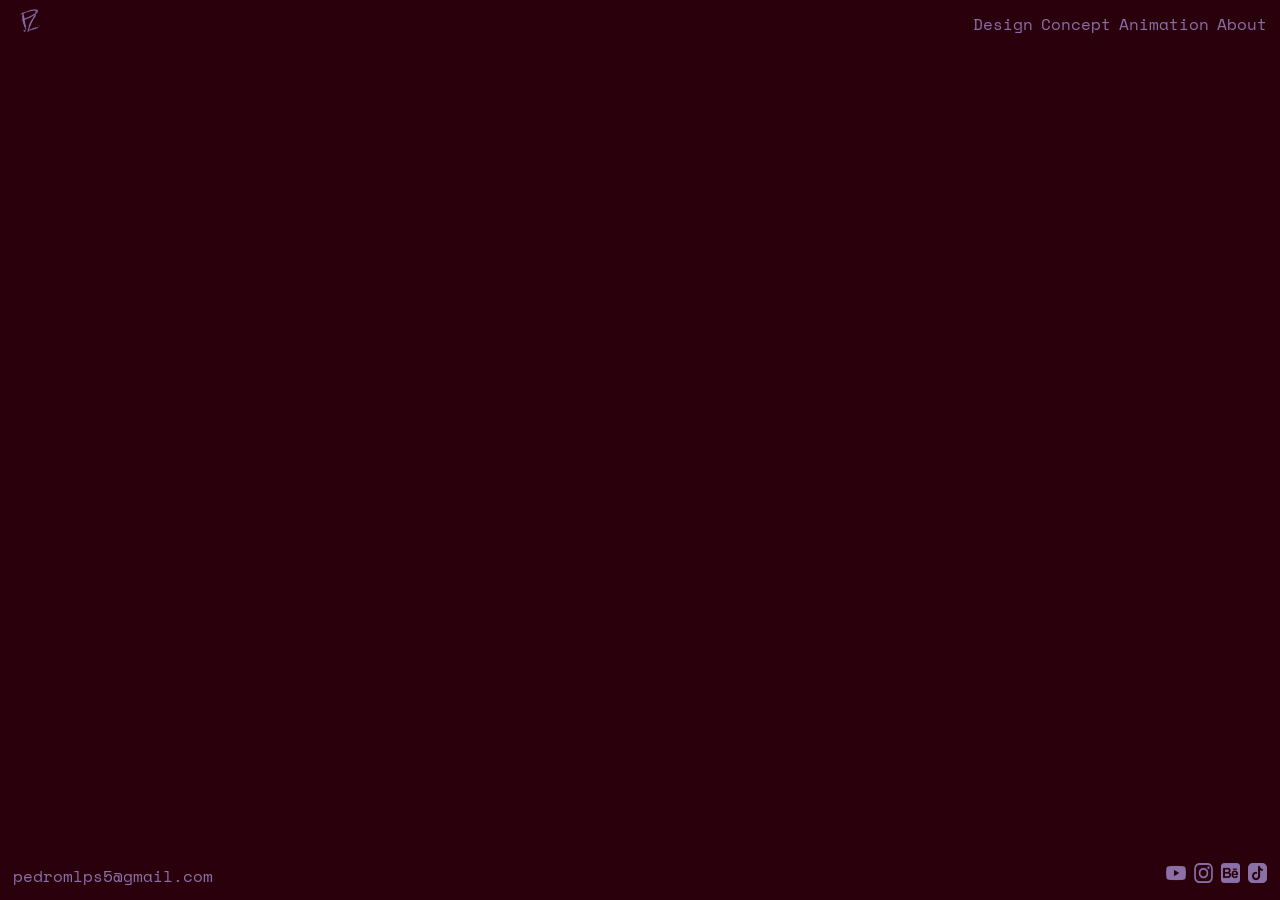
<file: index.html>
<!DOCTYPE html>

<html lang="en">

<head>
<meta charset="UTF-8">
<meta name="viewport" content="width=device-width, initial-scale=1.0">

<link rel="preconnect" href="https://fonts.googleapis.com">
<link rel="preconnect" href="https://fonts.gstatic.com" crossorigin>
<link href="https://fonts.googleapis.com/css2?family=Jost:ital,wght@0,100..900;1,100..900&display=swap" rel="stylesheet">

<link href="https://fonts.googleapis.com/css2?family=Plus+Jakarta+Sans:ital,wght@0,200..800&family=Space+Mono:ital,wght@0,400;0,700;1,400;1,700&display=swap" rel="stylesheet">

<link rel="stylesheet" href="style.css">
<title>Pedro Lopes</title>
</head>

<body class="fundo">

<header>
<div><a href="index.html"><img src="imagens/logo.png" class="logo"></a></div>

<nav class="navbar">
<ul>
<li><a href="design.html">Design</a></li>
<li><a href="concept.html">Concept</a></li>
<li><a href="animation.html">Animation</a></li>
<li><a href="about.html">About</a></li>
</ul>
</nav>
</header>

<main class="home">
  <video class="bird-video" autoplay loop muted webkit-playsinline>
    <source src="imagens/birdd.mp4" type="video/mp4">
</video>

</main>

<footer class="footer">
  <a href="mailto:pedromlps5@gmail.com"
     class="Mailto"
     title="send me an email if interested">
     pedromlps5@gmail.com
  </a>

   <ul class="footerli">
    <li><a href="https://youtube.com/@artzbypedro?si=5m7McJULmS9iMSLI"><img src="imagens/youtube-02.png" alt="youtube logo"></a></li>
    <li><a href="https://www.instagram.com/bypedro.png/"><img src="imagens/logos redes-01.png" alt="Instagram logo"></a></li>
    <li> <a href="https://www.behance.net/pedrolopes198"><img src="imagens/logos redes-03.png" alt="Behance logo"></a></li>
    <li> <a href="https://www.tiktok.com/@artzbypedroo"><img src="imagens/logos redes-02.png" alt=" tiktok logo"></a></li>
  </ul>
  
</footer>
</body> 


</html>
</file>
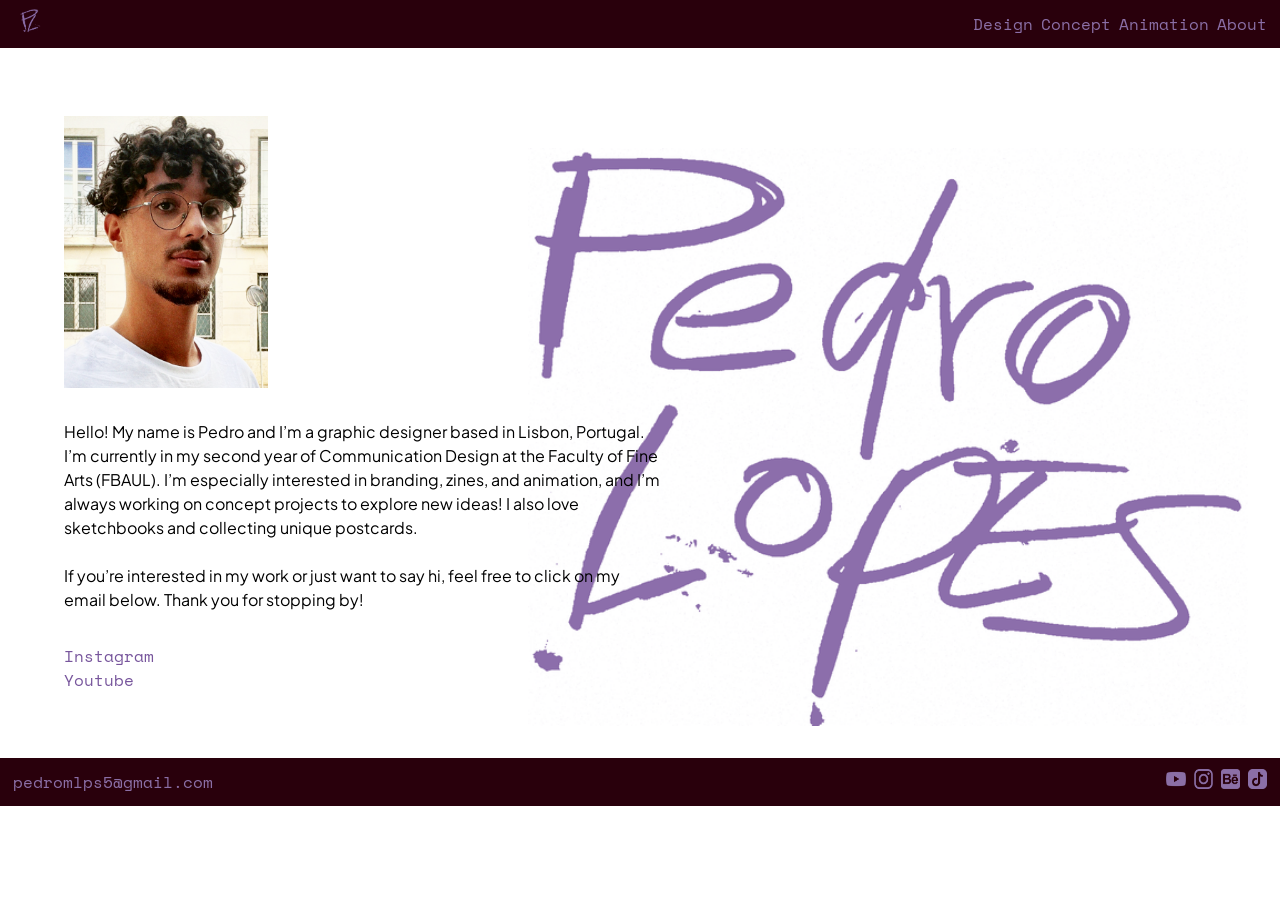
<file: about.html>
<!DOCTYPE html>

<html lang="en">

<head>
<meta charset="UTF-8">
<meta name="viewport" content="width=device-width, initial-scale=1.0">

<link rel="preconnect" href="https://fonts.googleapis.com">
<link rel="preconnect" href="https://fonts.gstatic.com" crossorigin>
<link href="https://fonts.googleapis.com/css2?family=Plus+Jakarta+Sans:ital,wght@0,200..800&family=Space+Mono:ital,wght@0,400;0,700;1,400;1,700&display=swap" rel="stylesheet">

<link rel="stylesheet" href="style.css">
<title>Pedro Lopes</title>
</head>

<body class="fundo">

<header>
<div><a href="index.html">
  
  <img src="imagens/logo.png" class="logo"></a></div>

<nav class="navbar">
<ul>
<li><a href="design.html">Design</a></li>
<li><a href="concept.html">Concept</a></li>
<li><a href="animation.html">Animation</a></li>
<li><a href="about.html">About</a></li>
</ul>
</nav>
</header>

<br><br>

<main class="about">

    <div>
        <img src="imagens/euu -a cores.png" ; class="eu" alt="Photo of me on a Lisbon street, focusing on my face">
     <div>
    </div>

   <p class="bio">Hello! My name is Pedro and I’m a graphic designer based in Lisbon, Portugal. I’m currently in my second year of Communication Design at the Faculty of Fine Arts (FBAUL).
    
I’m especially interested in branding, zines, and animation, and I’m always working on concept projects to explore new ideas! I also love sketchbooks and collecting unique postcards.

<br>
<br>

If you’re interested in my work or just want to say hi, feel free to click on my email below. Thank you for stopping by!</p> 


<div class="instas">
         <ul class="instagram">

        <li> <a href="https://www.instagram.com/bypedro.png/"target=_self title="this takes you to instagram"> Instagram </a></li>
        <li> <a href="https://youtube.com/@artzbypedro?si=5m7McJULmS9iMSLI"target=_self title="this takes you to youtube">Youtube </a></li>
        
        </ul>
</div>   
    </div>
    </div>
        <br>
        

</main>

<footer>
  <a href="mailto:pedromlps5@gmail.com"
     class="Mailto"
     title="send me an email if interested">
     pedromlps5@gmail.com
  </a>

   <ul class="footerli">
    <li><a href="https://youtube.com/@artzbypedro?si=5m7McJULmS9iMSLI"><img src="imagens/youtube-02.png" alt="youtube logo"></a></li>
    <li><a href="https://www.instagram.com/bypedro.png/"><img src="imagens/logos redes-01.png" alt="Instagram logo"></a></li>
    <li> <a href="https://www.behance.net/pedrolopes198"><img src="imagens/logos redes-03.png" alt="Behance logo"></a></li>
    <li> <a href="https://www.tiktok.com/@artzbypedroo"><img src="imagens/logos redes-02.png" alt=" tiktok logo"></a></li>
  </ul>
  
</footer>
</body> 


</html>
</file>
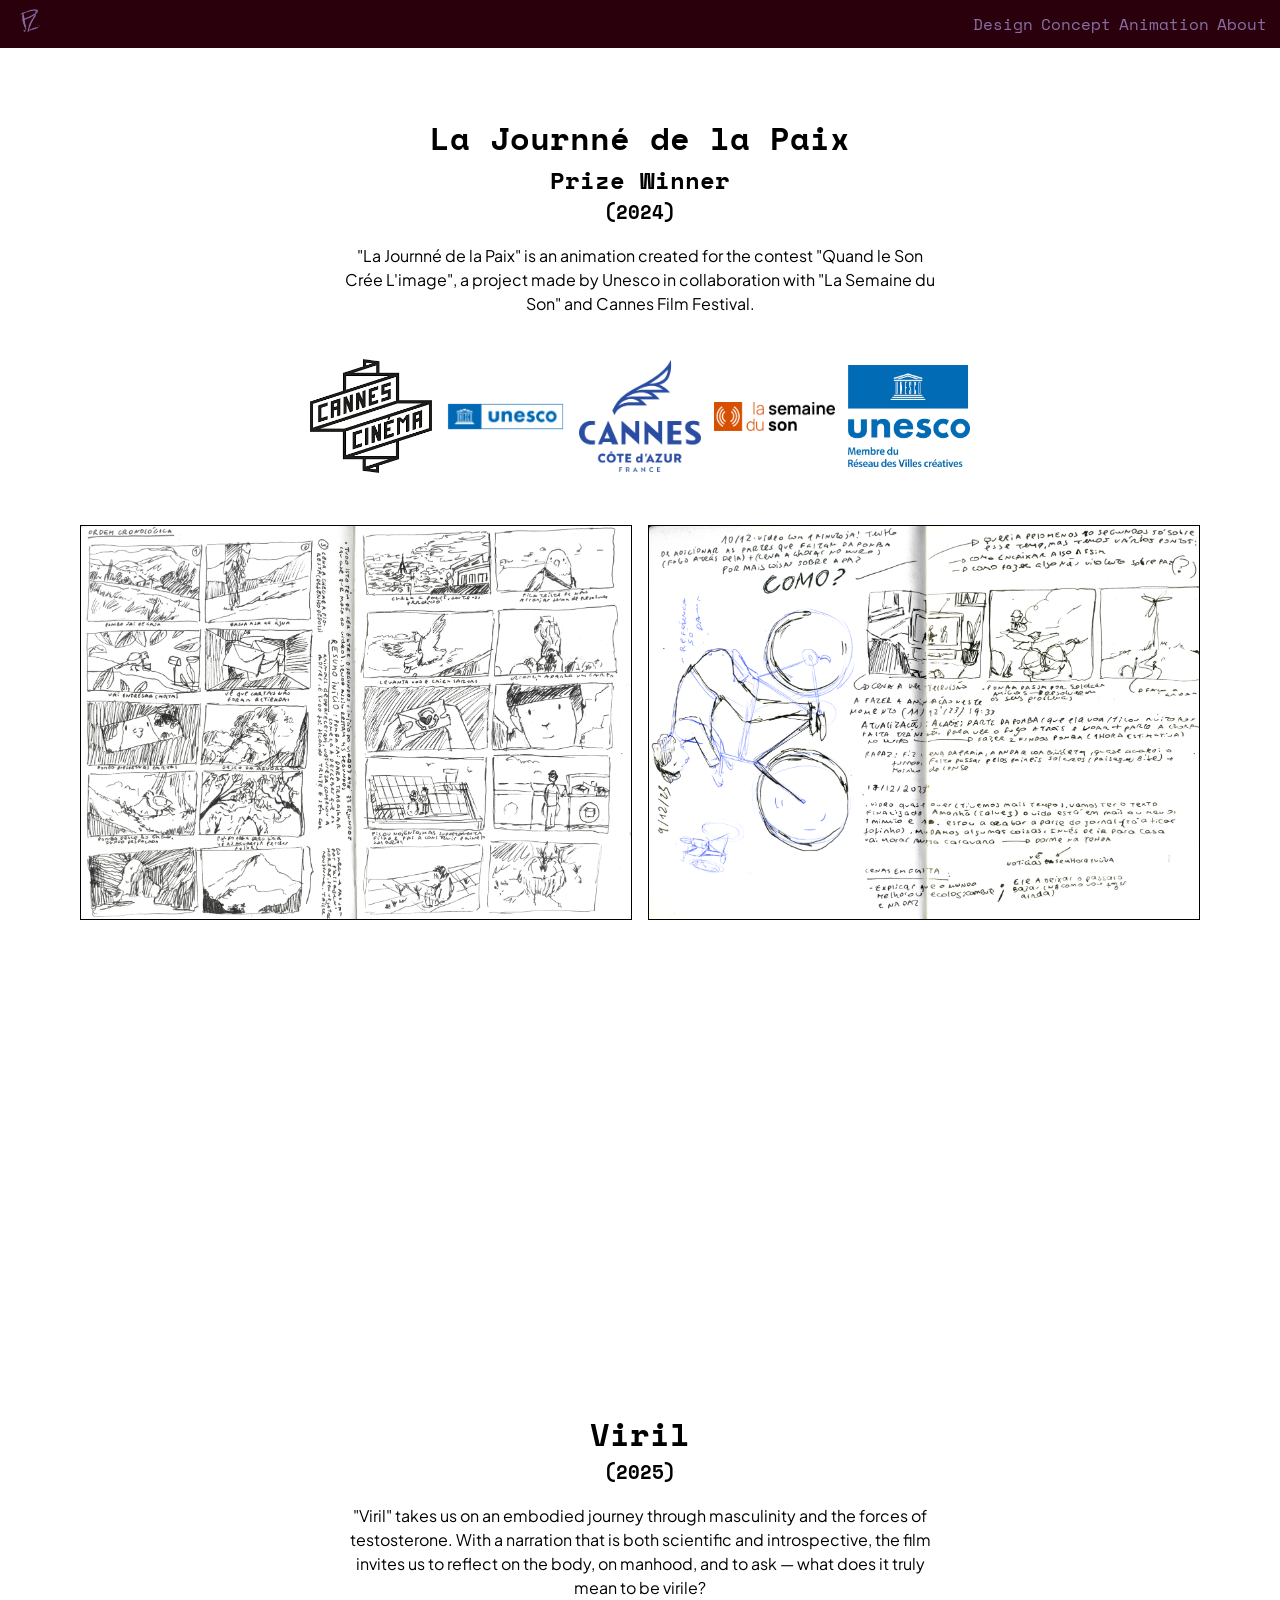
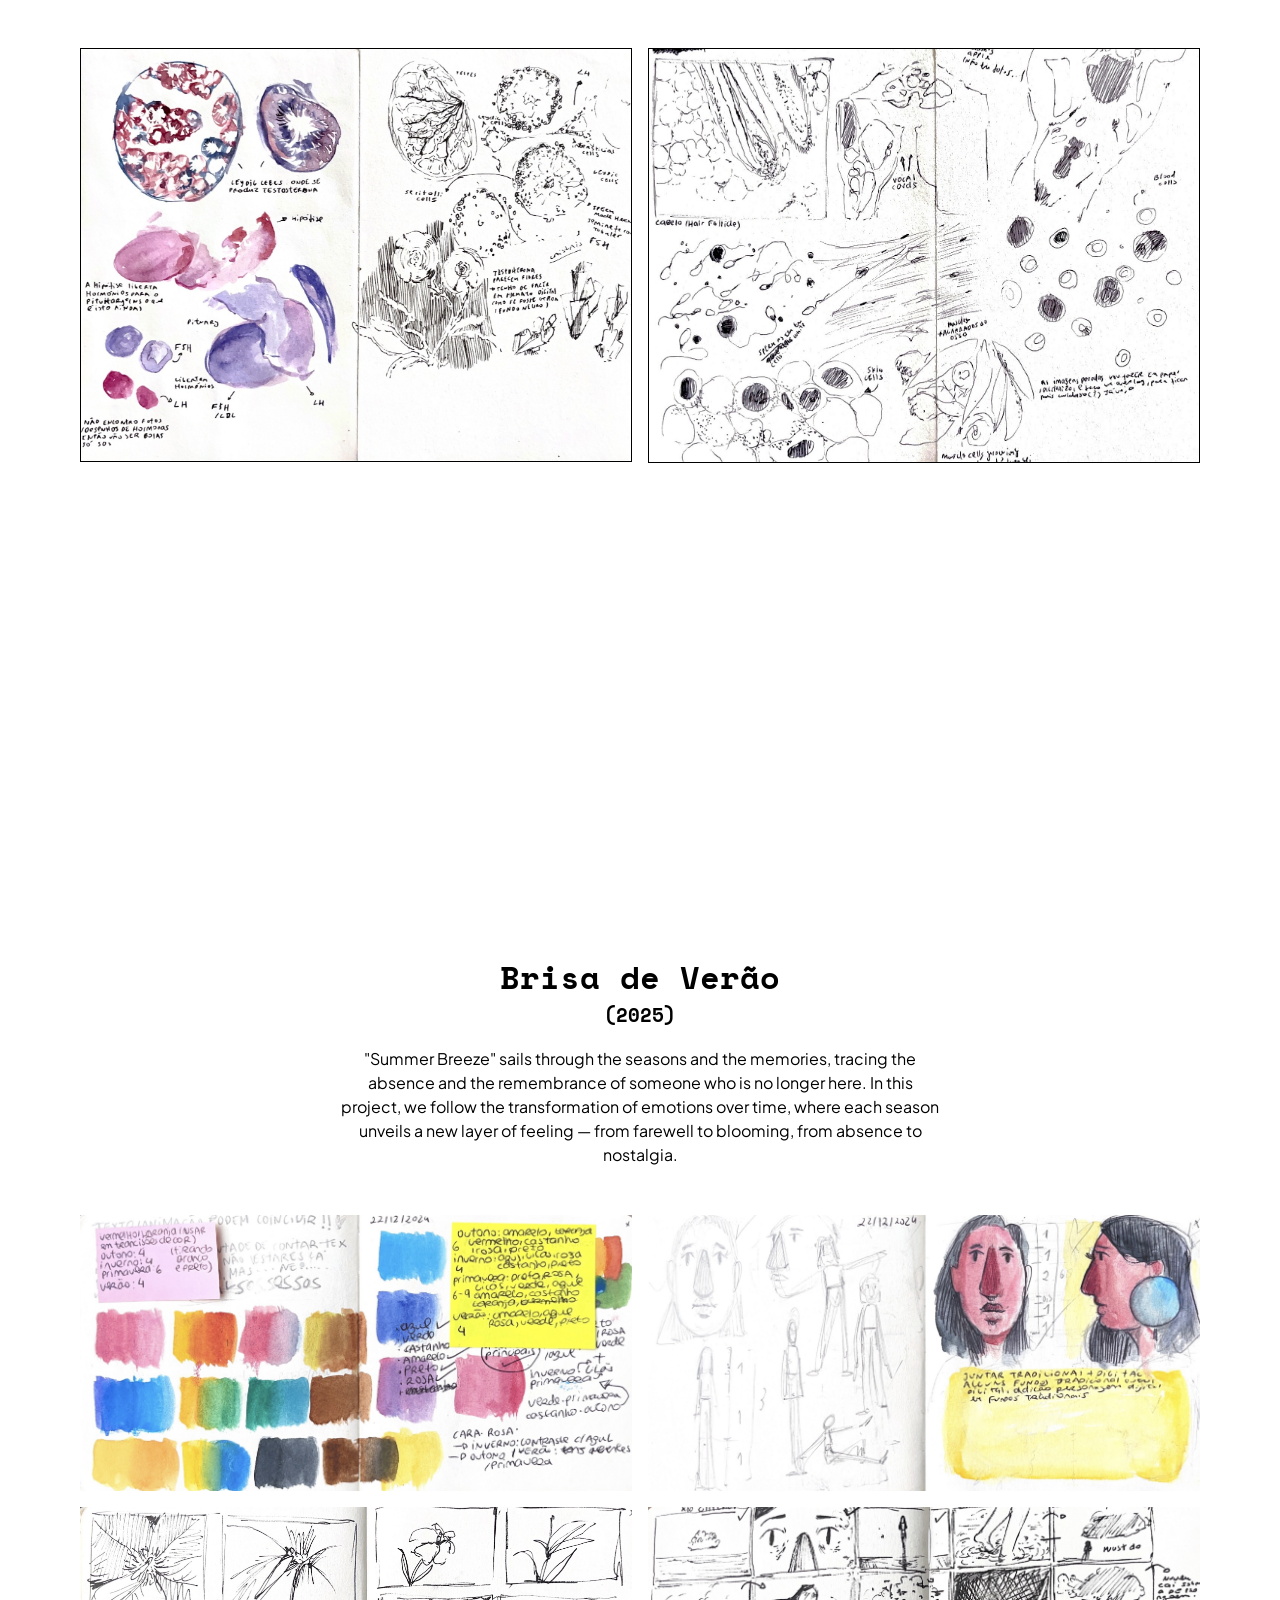
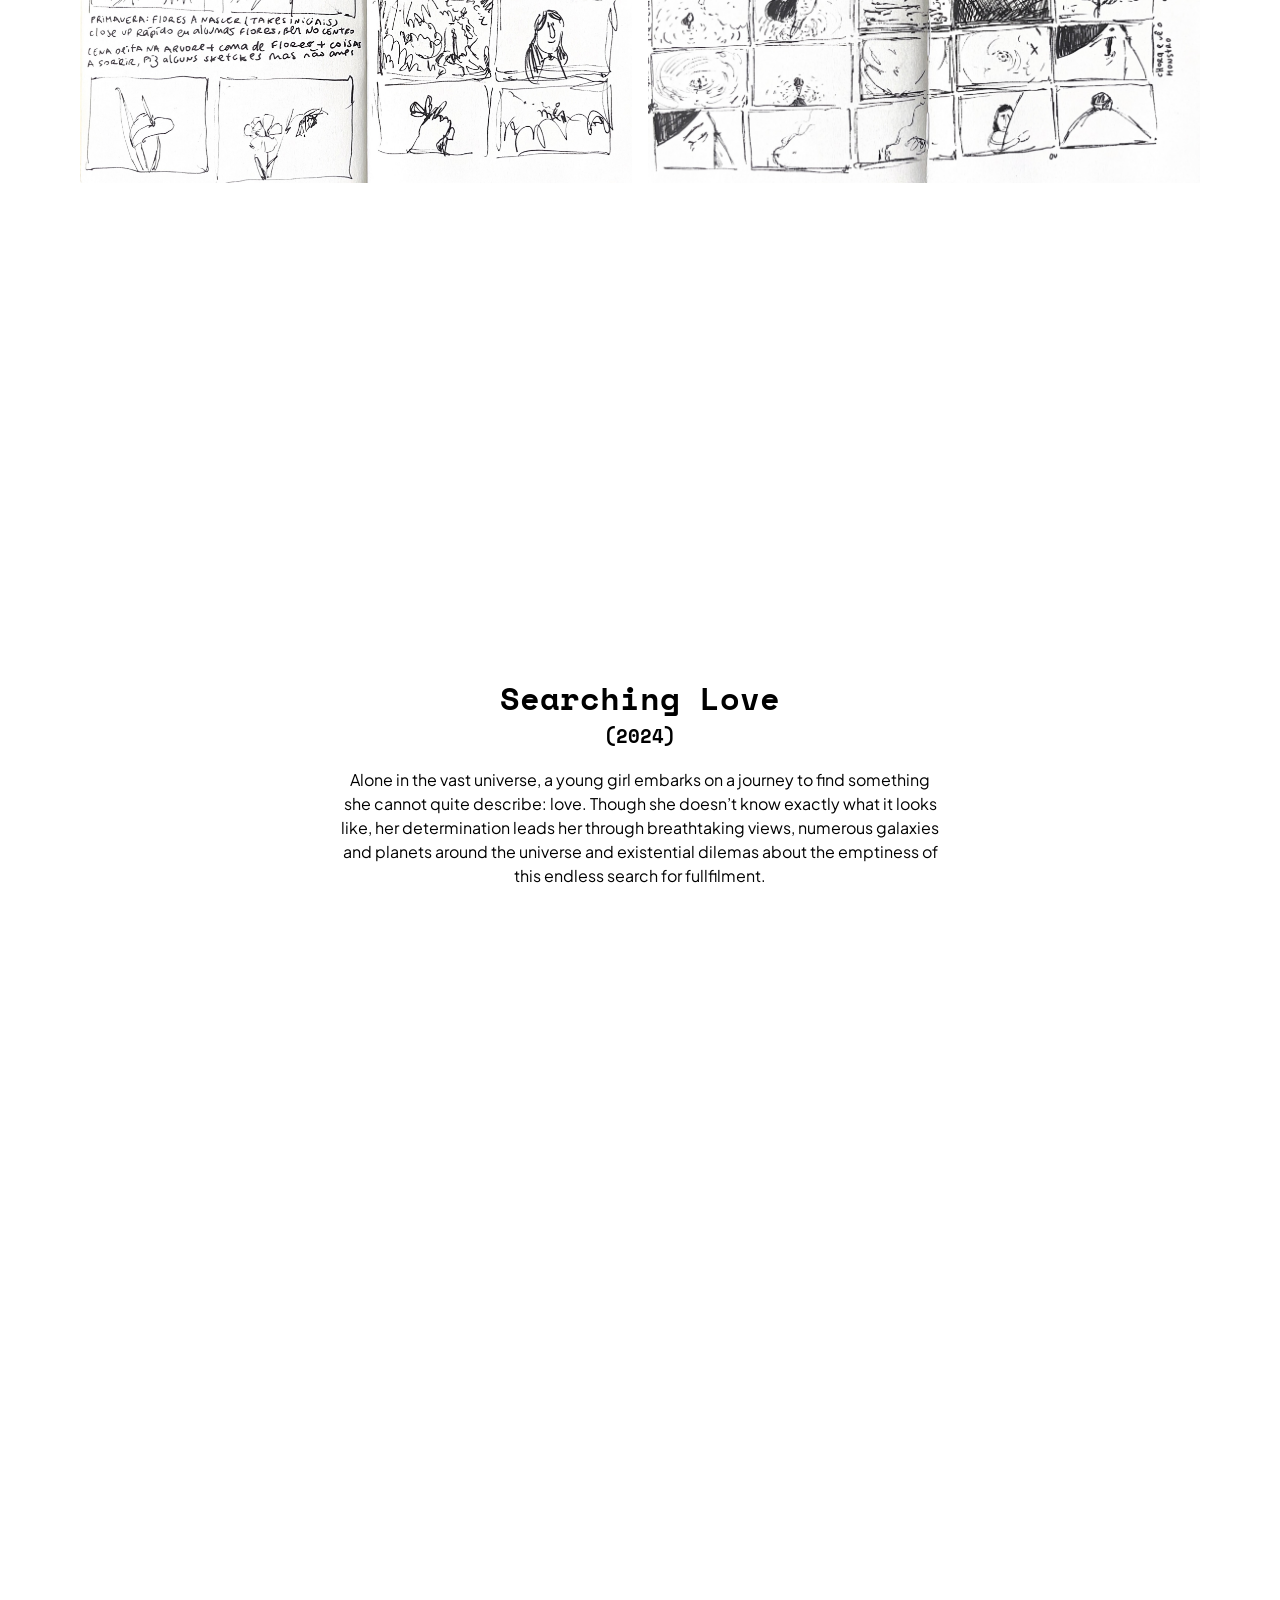
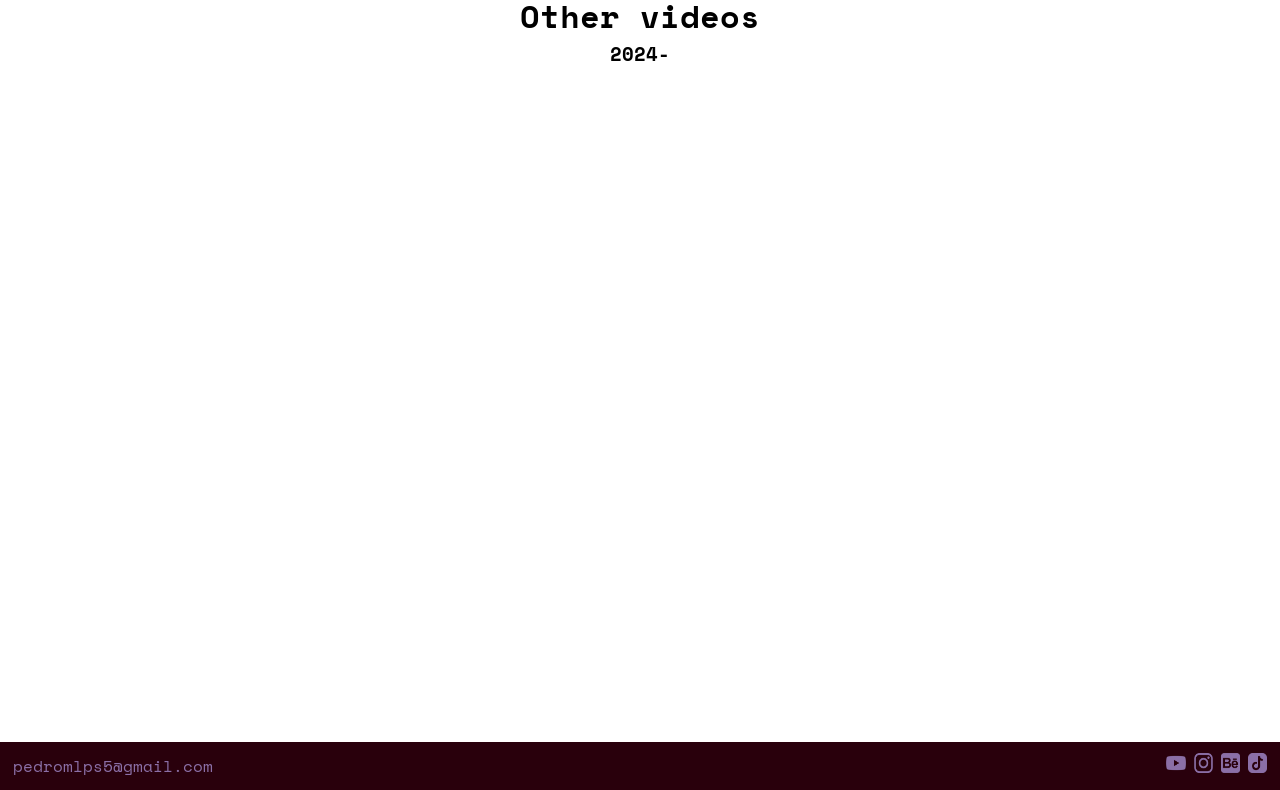
<file: animation.html>
<!DOCTYPE html>

<html lang="en">

<head>
<meta charset="UTF-8">
<meta name="viewport" content="width=device-width, initial-scale=1.0">

<link rel="preconnect" href="https://fonts.googleapis.com">
<link rel="preconnect" href="https://fonts.gstatic.com" crossorigin>
<link href="https://fonts.googleapis.com/css2?family=Jost:ital,wght@0,100..900;1,100..900&display=swap" rel="stylesheet">

<link href="https://fonts.googleapis.com/css2?family=Plus+Jakarta+Sans:ital,wght@0,200..800&family=Space+Mono:ital,wght@0,400;0,700;1,400;1,700&display=swap" rel="stylesheet">

<link rel="stylesheet" href="style.css">
<title>Pedro Lopes</title>
</head>

<body class="fundo">

<header>
<div><a href="index.html"><img src="imagens/logo.png" class="logo"></a></div>

<nav class="navbar">
<ul>
<li><a href="design.html">Design</a></li>
<li><a href="concept.html">Concept</a></li>
<li><a href="animation.html">Animation</a></li>
<li><a href="about.html">About</a></li>
</ul>
</nav>
</header>


<main>

<body>
<br>




        
        <div class="contentor">
    <div class="colum" >
           <h1> <a href="https://youtu.be/LIX2OyDVmGE?si=mqQCv7otdB7OkSgY">La Journné de la Paix </a></h1>
            <H2> Prize Winner</H2>
           <h3>(2024)</h3>
            <br>
           <p>"La Journné de la Paix" is an animation created for the contest "Quand le Son Crée L'image", a project made by Unesco in collaboration with "La Semaine du Son" and Cannes Film Festival. </p>
           
        </div>
            <div class="logos"> 
            <img src="imagens/cinema.png" alt="logo Cannes Cinéma">
            <img src="imagens/unesco.png" alt="logo Unesco">
            <img src="imagens/Logo_de_la_ville_de_Cannes.png" alt="logo Cannes Cote d'AZUR">
            <img src="imagens/la semaine.png" alt="logo La semaine du son">
            <img src="imagens/membre villes.webp" alt="logo Unesco membre du Résau des Villes creátives">
        </div>
    
    </div>
   

<div class="caixa">
    <div class="imgcaixa2">

       <img src="imagens/dg6.png" alt="sketched storyline for the animation with a black pen on a white notebook" style="border: 0.2px solid #000000;">

       <img src="imagens/dg8.png" alt="sketches analysing continuity an tryng to connect storyline for the animation with a black pen on a white notebook" style="border: 0.2px solid #000000;">

    </div>

</div>        

<div class="caixa">
<div class="imgcaixa3"> 
        
                    <video class="video" autoplay loop muted webkit-playsinline >
    <source src="imagens/passaro0.mp4" type="video/mp4" alt="Animation clip farm in the middle of nowhere with the title above"></video>
    <video class="video" autoplay loop muted  webkit-playsinline >
    <source src="imagens/passaro1.mp4" type="video/mp4" alt="Animation clip boy dressed in blue laying on the grass seeing dove leaving church and smiling"></video>
    <video class="video" autoplay loop muted webkit-playsinline >
    <source src="imagens/passaro2.mp4" type="video/mp4" alt="Animation clip hand picking up white flag and dove helping" ></video>
    <video class="video" autoplay loop muted  webkit-playsinline >
    <source src="imagens/passaro3.MP4" type="video/mp4" alt="Animation clip dove leaving letter in a post mailbox in the nature"></video>
    <video class="video" autoplay loop muted webkit-playsinline >
    <source src="imagens/passaro4.MP4" type="video/mp4" alt="Animation clip dove flying above clear water"></video>
    <video class="video" autoplay loop muted webkit-playsinline >
    <source src="imagens/passaro5.mp4" type="video/mp4" alt="Animation clip dove leaving farm"></video>



    </div>
</div>
    
</div>











    <div class="contentor">
    <div class="colum" >
           <h1> <a href="https://youtu.be/JfG4p5hTnzc?si=mSbGFp5rptY27yrA">Viril</a></h1>
            <h3>(2025)</h3>
            <br>
            <p>"Viril" takes us on an embodied journey through masculinity and the forces of testosterone. With a narration that is both scientific and introspective, the film invites us to reflect on the body, on manhood, and to ask — what does it truly mean to be virile?</p>
        </div>
        
    </div>
        
<div class="caixa">
    <div class="imgcaixa2">

       <img src="imagens/Virilcaderno1.jpg" alt="sketched processo de criação de testosterona" style="border: 0.2px solid #000000;">

       <img src="imagens/Virilcaderno2.jpg" alt="sketched processo de criação de testosterona" style="border: 0.2px solid #000000;">


    </div></div>


<div class="caixa">
<div class="imgcaixa3"> 
        
                    <video class="video" autoplay loop muted webkit-playsinline >
    <source src="imagens/video1.mp4" type="video/mp4" alt="brain spinning arround"></video>
    
                    <video class="video" autoplay loop muted webkit-playsinline >
    <source src="imagens/video2.mp4" type="video/mp4" alt="heart pumbing "></video>
    
                    <video class="video" autoplay loop muted webkit-playsinline >
    <source src="imagens/video3.mov" type="video/mp4" alt="testosterone moving trough bloodcells"></video>
    
                    <video class="video" autoplay loop muted webkit-playsinline >
    <source src="imagens/video4.mp4" type="video/mp4" alt="testosterone crystals" ></video>
    
                    <video class="video" autoplay loop muted webkit-playsinline >
    <source src="imagens/video5.mp4" type="video/mp4"alt="testosterone crystals"></video>
    
                    <video class="video" autoplay loop muted webkit-playsinline >
    <source src="imagens/video6.mp4" type="video/mp4"alt="sperm moving slowlyS"></video>
    </div>
</div>
    
</div>



 <div class="contentor">
    <div class="colum" >
           <h1> <a href="https://youtu.be/fShxCCSjyuM?si=tUxaX-qcLFfuLdUG">Brisa de Verão</a></h1>
            <h3>(2025)</h3>
            <br>
            <p>"Summer Breeze" sails through the seasons and the memories, tracing the absence and the remembrance of someone who is no longer here.
In this project, we follow the transformation of emotions over time, where each season unveils a new layer of feeling — from farewell to blooming, from absence to nostalgia.</p>
        </div></div>
      <div class="caixa">
    <div class="imgcaixa2">

       <img src="imagens/brisadg.jpg" alt="Sketched trying out color scheme for animation">

       <img src="imagens/brisadg1.jpg" alt="Sketched characther for animation">
       
       <img src="imagens/brisadg2.jpg" alt="Sketched flowers for animation storyline">

      <img src="imagens/brisadg3.jpg" alt="sketched shorth storyline of the final part of an animation">


    </div></div>
<div class="caixa">
<div class="imgcaixa3"> 
        
                    <video class="video" autoplay loop muted webkit-playsinline >
    <source src="imagens/bambi.MP4" type="video/mp4" alt="animation clip deer eating from the ground"></video>
                    <video class="video" autoplay loop muted webkit-playsinline >
    <source src="imagens/outono.mp4" type="video/mp4" alt="animation clip yellow background forest with a girl next to a tree"></video>
                        <video class="video" autoplay loop muted webkit-playsinline >
    <source src="imagens/vento.mp4" type="video/mp4" alt="animation clip leaf with a girl with flying hair in the wind"></video>
                        <video class="video" autoplay loop muted webkit-playsinline >
    <source src="imagens/sol.mp4" type="video/mp4" alt="animation clip big sun on the horizon"></video>
                        <video class="video" autoplay loop muted webkit-playsinline >
    <source src="imagens/vela.mov" type="video/mp4"alt="animation clip candle black and white burning"></video>
                        <video class="video" autoplay loop muted webkit-playsinline >
    <source src="imagens/bird.mp4" type="video/mp4" alt="animation clip  bird looking both sides on branch "></video>
    </div>
</div>
    
</div>



 <div class="contentor">
    <div class="colum" >
           <h1><a href="https://youtu.be/TBUiOeHGHKs?si=g1wbLsG9V2A_z6D_">Searching Love</a></h1>
            <h3>(2024)</h3>
            <br>
            <p>Alone in the vast universe, a young girl embarks on a journey to find something she cannot quite describe: love. Though she doesn’t know exactly what it looks like, her determination leads her through breathtaking views, numerous galaxies and planets around the universe and existential dilemas about the emptiness of this endless search for fullfilment. </p>
        </div></div>
      
<div class="caixa">
<div class="imgcaixa3"> 
        
                    <video class="video" autoplay loop muted webkit-playsinline >
    <source src="imagens/0.MP4" type="video/mp4" alt="animation clip pink planet"></video>
                        <video class="video" autoplay loop muted webkit-playsinline >
    <source src="imagens/1.MP4" type="video/mp4" alt="animation clip girl looking at the sunset with flying hair"></video>
                        <video class="video" autoplay loop muted webkit-playsinline >
    <source src="imagens/2.MP4" type="video/mp4" alt="animation clip girl traveling on a ship passing by a planet"></video>
                        <video class="video" autoplay loop muted webkit-playsinline >
    <source src="imagens/3.MP4" type="video/mp4" alt="animation clip astronault sitting in the middle of nowhere"></video>
                        <video class="video" autoplay loop muted webkit-playsinline >
    <source src="imagens/4.MP4" type="video/mp4" alt="animation clip astronault reflexion galaxies"></video>
                        <video class="video" autoplay loop muted webkit-playsinline >
    <source src="imagens/5.MP4" type="video/mp4" alt="animation clip ship landing ice mountain"></video>
                            <video class="video" autoplay loop muted webkit-playsinline >
    <source src="imagens/6.MP4" type="video/mp4" alt="animation clip ship flying trough blue planet"></video>
                            <video class="video" autoplay loop muted webkit-playsinline >
    <source src="imagens/7.MP4" type="video/mp4" alt="animation clip asutronault shocking face"></video>
                            <video class="video" autoplay loop muted webkit-playsinline >
    <source src="imagens/8.mp4" type="video/mp4" alt="animation clip vulcano erupting and ship on the background falling trough in the atmosphere"></video>

    </div>
</div>
    
</div>








    <div class="contentor">
        <div class="colum">
            <h1>Other videos</h1>
            <h3>2024-</h3>
            <br>
          </div>
    </div>

<div class="caixa">
    <div class="imgcaixa3">

    <video class="video" autoplay loop muted webkit-playsinline >
    <source src="imagens/IMG_9600.mp4" type="video/mp4" alt=" animation girl with beautifull brown and blue overalls skin and sleeping on the grass"></video>

    <video class="video" autoplay loop muted webkit-playsinline >
    <source src="imagens/Dream 1.mp4" type="video/mp4" alt="animation arriving to Estação das Olaias" ></video>

    <video class="video" autoplay loop muted webkit-playsinline >
    <source src="imagens/Dream 2.mp4" type="video/mp4" alt="animation short clip with sheep em cima do carro a relaxar"></video>

          <video class="video" autoplay loop muted webkit-playsinline >
    <source src="imagens/anim25.MP4" type="video/mp4" alt="animation black girl in a bathtube blue bathroom relaxing "></video>

    <video class="video" autoplay loop muted webkit-playsinline >
    <source src="imagens/anim23.mov" type="video/mp4" alt="analog animation bird flying"></video>

    <video class="video" autoplay loop muted webkit-playsinline >
    <source src="imagens/boca.mov" type="video/mp4" alt="animation moth opening"></video>

          <video class="video" autoplay loop muted webkit-playsinline >
    <source src="imagens/anim20.mp4" type="video/mp4" alt="editing psycodelic look boy head moving"></video>

    <a href="https://www.instagram.com/p/DJXbz6gI3lN/"><video class="video" autoplay loop muted webkit-playsinline >
    <source src="imagens/anim190.mp4" type="video/mp4" alt="animation girl screaming"></video> </a>

    <video class="video" autoplay loop muted webkit-playsinline >
    <source src="imagens/Ilustração_Sem_Título (3).MP4" type="video/mp4" alt="animation trump head being pressed by fingers"></video>


    


</div>

</div>
</main>

<footer>
  <a href="mailto:pedromlps5@gmail.com"
     class="Mailto"
     title="send me an email if interested">
     pedromlps5@gmail.com
  </a>

  <ul class="footerli">
    <li><a href="https://youtube.com/@artzbypedro?si=5m7McJULmS9iMSLI"><img src="imagens/youtube-02.png" alt="youtube logo"></a></li>
    <li><a href="https://www.instagram.com/bypedro.png/"><img src="imagens/logos redes-01.png" alt="Instagram logo"></a></li>
    <li> <a href="https://www.behance.net/pedrolopes198"><img src="imagens/logos redes-03.png" alt="Behance logo"></a></li>
    <li> <a href="https://www.tiktok.com/@artzbypedroo"><img src="imagens/logos redes-02.png" alt=" tiktok logo"></a></li>
  </ul>
  
</footer>
</body> 


</html>
</file>
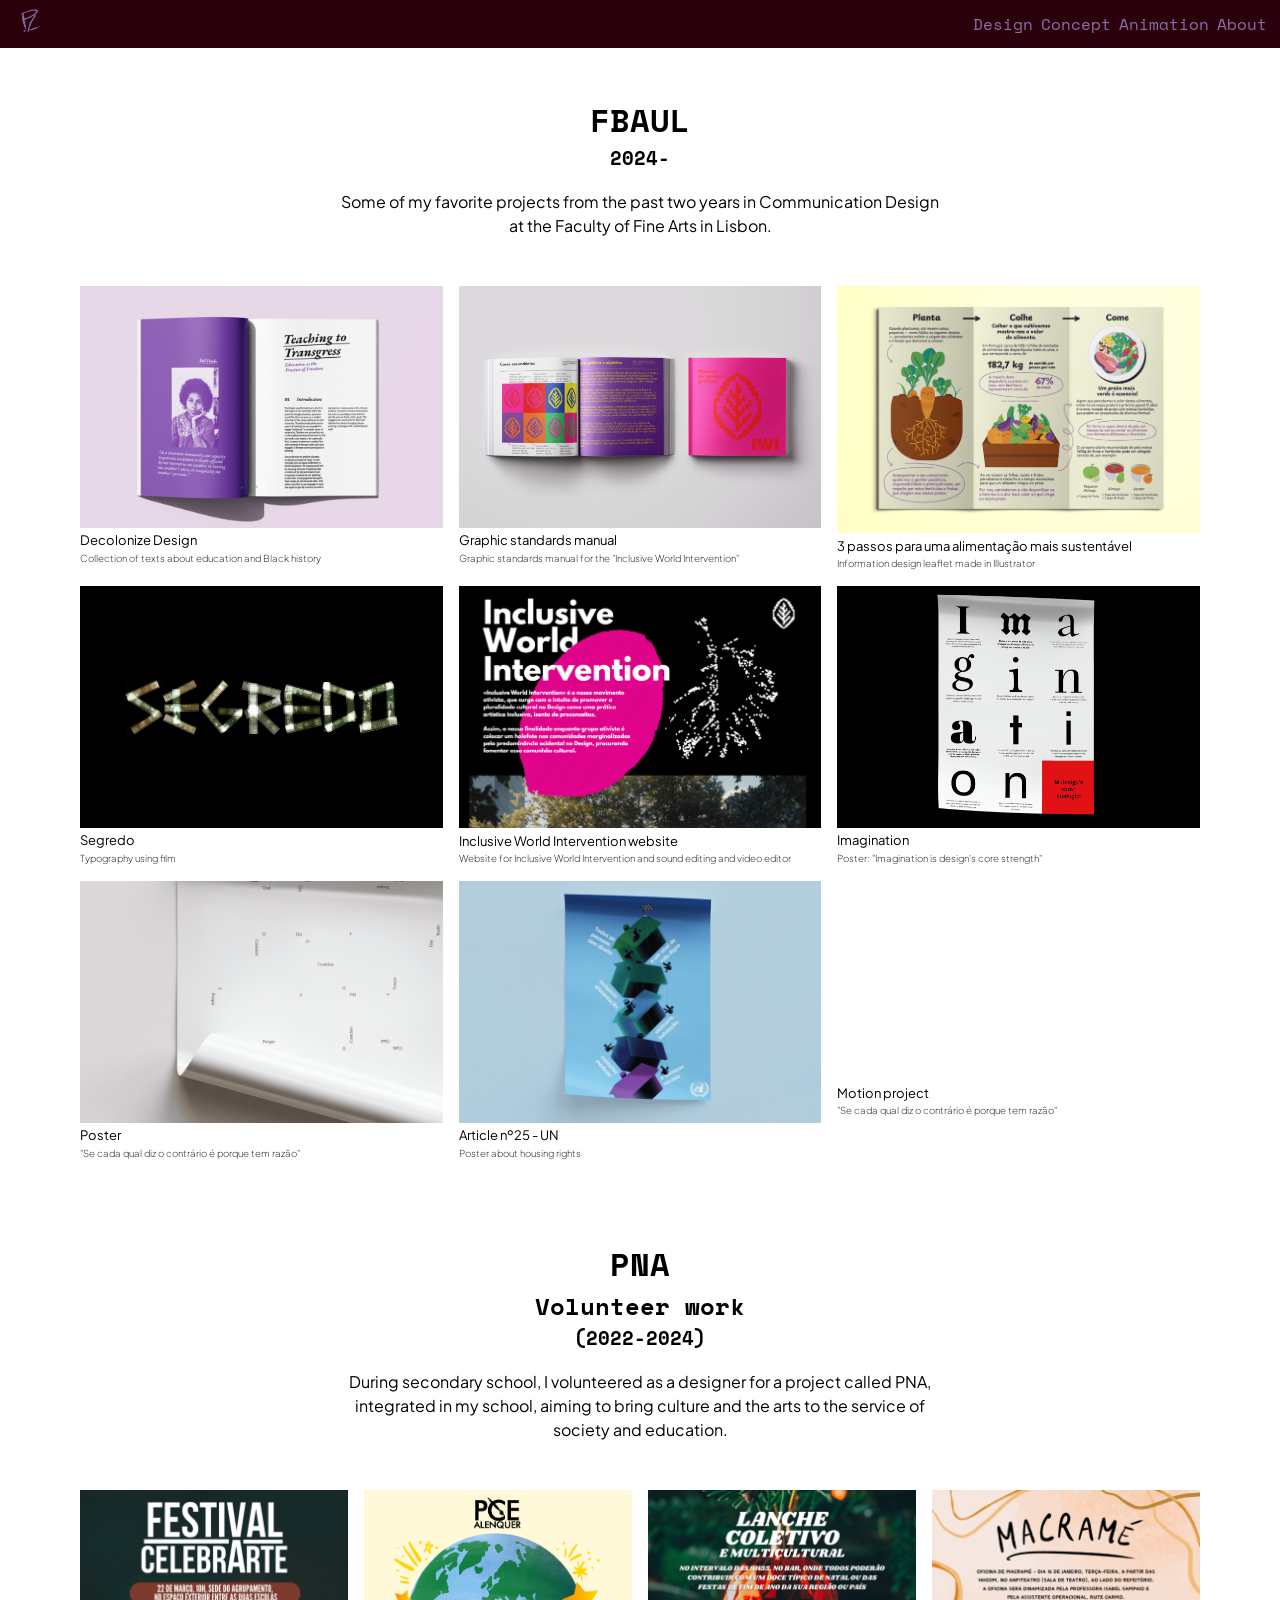
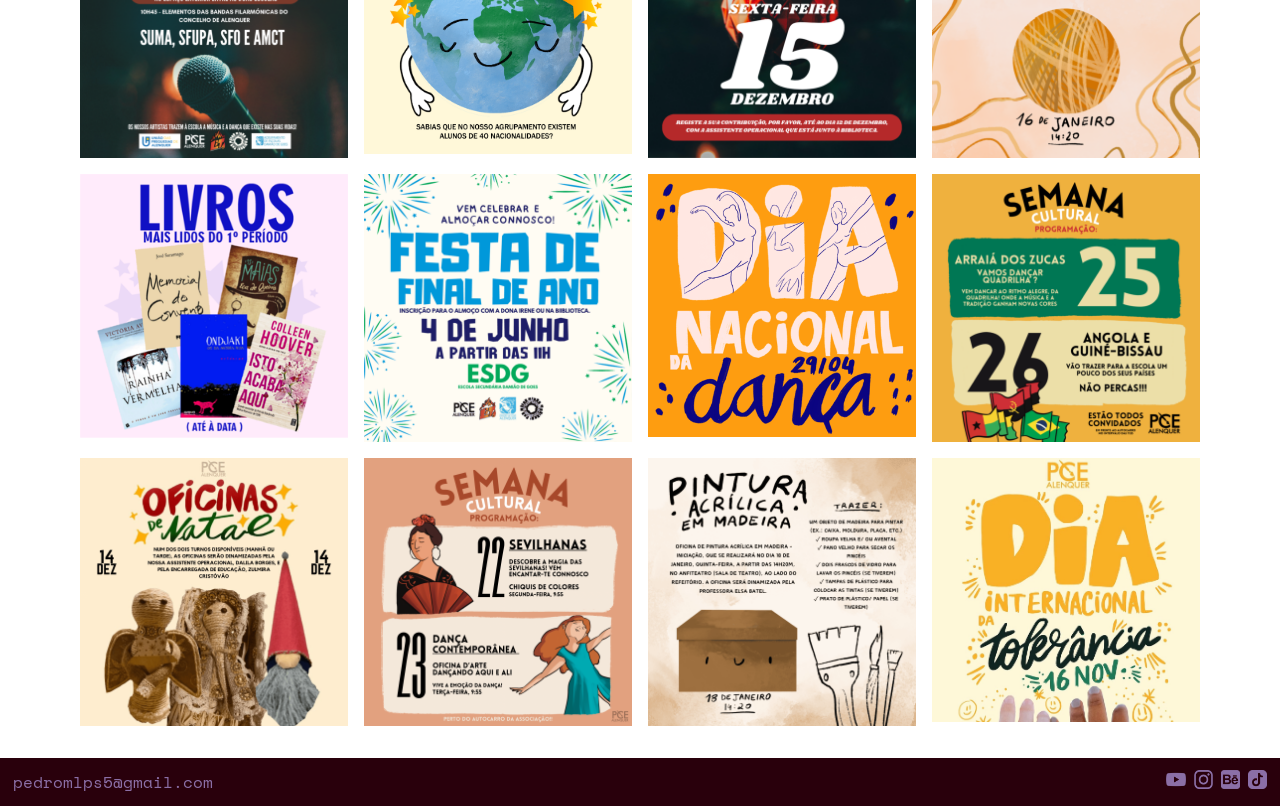
<file: design.html>
<!DOCTYPE html>

<html lang="en">

<head>
<meta charset="UTF-8">
<meta name="viewport" content="width=device-width, initial-scale=1.0">

<link rel="preconnect" href="https://fonts.googleapis.com">
<link rel="preconnect" href="https://fonts.gstatic.com" crossorigin>
<link href="https://fonts.googleapis.com/css2?family=Jost:ital,wght@0,100..900;1,100..900&display=swap" rel="stylesheet">

<link href="https://fonts.googleapis.com/css2?family=Plus+Jakarta+Sans:ital,wght@0,200..800&family=Space+Mono:ital,wght@0,400;0,700;1,400;1,700&display=swap" rel="stylesheet">

<link rel="stylesheet" href="style.css">
<title>Pedro Lopes</title>
</head>

<body class="fundo">

<header>
<div><a href="index.html"><img src="imagens/logo.png" class="logo"></a></div>

<nav class="navbar">
<ul>
<li><a href="design.html">Design</a></li>
<li><a href="concept.html">Concept</a></li>
<li><a href="animation.html">Animation</a></li>
<li><a href="about.html">About</a></li>
</ul>
</nav>
</header>




<main>

<div class="contentor">
        <div class="colum">
            <h1>FBAUL</h1>
            <h3>2024-</h3>
            <br>
            <p>Some of my favorite projects from the past two years in Communication Design at the Faculty of Fine Arts in Lisbon.</p>
        </div>
    </div>

    <div class="caixa">
    <div class="imgcaixa3">
        <div> <img src="imagens/fbaul1.png" alt="Decolonize Design magazine" title="Decolonize Design"><p class="titulop">Decolonize Design</p> <p class="explicação">Collection of texts about education and Black history</p></div>

        <div> <img src="imagens/fbaul2.png" alt="IWI graphic standards manual" title="Graphic standards manual IWI"><p class="titulop">Graphic standards manual</p> <p class="explicação">Graphic standards manual for the "Inclusive World Intervention"</p></div>

        <div> <img src="imagens/fbaul3.png" alt="3 steps towards a more sustainable diet" title="3 steps towards a more sustainable diet"> <a href="https://www.behance.net/gallery/248497213/3-Passos-para-uma-alimentacao-sustentavel"><p class="titulop">3 passos para uma alimentação mais sustentável</p></a> <p class="explicação">Information design leaflet made in Illustrator</p></div>

        <div> <img src="imagens/fbaul4.png" alt="Segredo typography project" title="SEGREDO"> <a href="https://www.instagram.com/p/DHEDP31I0dr/?img_index=5"><p class="titulop">Segredo</p></a> <p class="explicação">Typography using film</p></div>

        <div> <img src="imagens/fbaul6.png" alt="Inclusive World Intervention website" title="Inclusive World Intervention"> <a href="https://movimento-ativista-iwi.my.canva.site/"><p class="titulop">Inclusive World Intervention website</p></a> <p class="explicação">Website for Inclusive World Intervention and sound editing and video editor</p></div>

        <div> <img src="imagens/fbaul-20.png" alt="Imagination poster" title="Imagination"> <p class="titulop">Imagination</p> <p class="explicação">Poster: "Imagination is design's core strength"</p></div>

        <div> <img src="imagens/fbaul-21.png" alt="Poster with quote about contradiction" title="Poster with quote"> <p class="titulop">Poster</p> <p class="explicação">"Se cada qual diz o contrário é porque tem razão"</p></div>

        <div> <img src="imagens/fbaul7.png" alt="Housing rights poster Article 25 UN" title="Housing rights poster"> <p class="titulop">Article nº25 - UN</p> <p class="explicação">Poster about housing rights</p></div>

      <div> <video class="video" autoplay loop muted webkit-playsinline>
    <source src="imagens/anim18.mp4" type="video/mp4"></video>  <br> <p class="titulop">Motion project</p> <p class="explicação">"Se cada qual diz o contrário é porque tem razão"</p> </div>
    
</video>
        
    </div></div>

    <div class="contentor">
        <div class="colum">
            <h1>PNA</h1>
            <H2>Volunteer work</H2>
            <h3>(2022-2024)</h3>
            <br>
            <p>During secondary school, I volunteered as a designer for a project called PNA, integrated in my school, aiming to bring culture and the arts to the service of society and education.</p>
        </div>
    </div>

    <div class="caixa">
    <div class="imgcaixa4">
        <img src="imagens/1-PCE.png" alt="Poster for CelebrArte festival in Alenquer">
        <img src="imagens/2-PCE.png" alt="Post with planet Earth about diverse nationalities">
        <img src="imagens/3-PCE.png" alt="Post about Christmas group snack event">
        <img src="imagens/4-PCE.png" alt="Post about macramé workshop with yarn">
        <img src="imagens/5-PCE.png" alt="Post about most read books">
        <img src="imagens/6-PCE.png" alt="End of year party poster at ESDG 2024">
        <img src="imagens/7-PCE.png" alt="National Dance Day post">
        <img src="imagens/9-PCE.png" alt="Cultural week schedule with Brazilian, Angolan and Bissau-Guinean events">
        <img src="imagens/10-PCE.png" alt="Christmas workshops post at ESDG">
        <img src="imagens/11-PCE.PNG" alt="Cultural week schedule with Sevillanas and contemporary dance">
        <img src="imagens/13-PCE.png" alt="Acrylic painting workshop on wood">
        <img src="imagens/14-PCE.jpg" alt="International Day for Tolerance post">
    </div>
</div>



</main>

<footer>
  <a href="mailto:pedromlps5@gmail.com"
     class="Mailto"
     title="send me an email if interested">
     pedromlps5@gmail.com
  </a>
 <ul class="footerli">
    <li><a href="https://youtube.com/@artzbypedro?si=5m7McJULmS9iMSLI"><img src="imagens/youtube-02.png" alt="youtube logo"></a></li>
    <li><a href="https://www.instagram.com/bypedro.png/"><img src="imagens/logos redes-01.png" alt="Instagram logo"></a></li>
    <li> <a href="https://www.behance.net/pedrolopes198"><img src="imagens/logos redes-03.png" alt="Behance logo"></a></li>
    <li> <a href="https://www.tiktok.com/@artzbypedroo"><img src="imagens/logos redes-02.png" alt=" tiktok logo"></a></li>
  </ul>
  
</footer>
</body> 


</html>
</file>
<file: style.css>
/* ================================================= */
/* RESET */
/* ================================================= */



* {
  margin: 0;
  padding: 0;
  box-sizing: border-box;
}

body {
  padding-top: 3rem;
}

h1, a, h2, h3{
  font-family: "Space Mono", monospace;
}

p, .explicação, .titulop {
  font-family: "Plus Jakarta Sans", sans-serif;
}

.titulop {
  font-weight: 400;
  font-size: small;
  padding-top: 0.2rem;


  
}

.explicação {
  font-size: 0.6rem;
  font-weight: 200;
}

.titulop  {
  color: #000000;
}

.fundo {height: calc(100vh - 6rem)}

.home {
  height: calc(100vh - 6rem);
  display: flex;
  justify-content: center;
  align-items: center;
  background-color: #29000c;
}

video {
  pointer-events: none;  
  autoplay 
  muted 
  loop 
  playsinline 
  preload="metadata"
}

/* ================================================= */
/* HEADER */
/* ================================================= */

header {
  position: fixed;
  top: 0;
  left: 0;
  width: 100%;
  height: 3rem;
  padding: 0 1vw;
  display: flex;
  justify-content: space-between;
  align-items: center;
  background-color:#29000c;
  z-index: 1000;
}

.logo {
  height: 2.0rem;
  border-radius: 4rem;
}

/* ================================================= */
/* NAVBAR */
/* ================================================= */

.navbar ul {
  list-style: none;
  display: flex;
}

.navbar li {
  padding-left: 0.5rem;
}

.navbar a {
  text-decoration: none;
  color: #8b6fa7;
}

.navbar a:hover {
  color: #af92cd;
}

.linkpro {
  text-decoration: none;
  color: #000000;
}

.linkpro a:hover {
  color:blueviolet ;
}
/* ================================================= */
/* HOME */
/* ================================================= */

.eu {
  height: 17rem;
  display: flex;
  justify-content: center;
  align-items: center;
  background-color: #29000c;
  margin: 2rem;

}


.cartaz {
  width: 23rem;
  border: 1px solid #000000;
}



/* ================================================= */
/* CAIXAS (GRID BASE) */
/* ================================================= */

[class^="caixa"] {
  width: 100%;
  margin: 0;
  padding: 0rem 5rem 2rem 5rem;
}

[class^="imgcaixa"] {
  display: grid;
  width: 100%;
  padding: 0rem;
  gap: 1rem;
}

[class^="imgcaixa"] img {
  width: 100%;
  object-fit: cover;
  display: block;
}


.logos {
display: flex;
flex-direction: row;
align-items: center;
justify-content: center;
padding-bottom: 0rem;
}

.logos img {
  width: 8rem;
  height: fit-content;
  padding-left: 0.2rem; padding-right: 0.2rem;
  margin: 0.2rem;
}

/* GRID VARIAÇÕES */

.imgcaixa2 { grid-template-columns: repeat(2, 1fr); }
.imgcaixa3 { grid-template-columns: repeat(3, 1fr); }
.imgcaixa4 { grid-template-columns: repeat(4, 1fr); }
.imgcaixa5 { grid-template-columns: repeat(5, 1fr); gap: 2rem;  }

/* ================================================= */
/* VIDEO */
/* ================================================= */

.caixav,
.video {
  width: 100%;
  display: flex;
  justify-content: center;
}

.videcaixa {
  display: grid;
  grid-template-columns: repeat(2, 29rem);
  justify-content: center;
  gap: 1rem;
}

.videcaixa video {
  width: 29rem;
  height: 19rem;
  object-fit: cover;
}

.bird-video {
  height: 28rem;
  width: auto;
}

/* ================================================= */
/* ABOUT */
/* ================================================= */

.about {
  background-image: url(imagens/pedrol1.png);
  background-size: 45rem;
  background-position: right 2rem;
  background-repeat: no-repeat;
  margin: 2rem;
}


.container1 {
  display: grid;
  grid-template-columns: repeat(2, 1fr);
  width: 100%;
}

.bio {
  margin: 2rem 30rem 0 2rem;
  list-style: none;
}

.instagram {
  margin: 2rem 8rem 1rem 2rem;
  list-style: none;
}

.instagram a:hover {
  color: #af92cd;
}


/* ================================================= */
/* TIPOGRAFIA */
/* ================================================= */

h1, h2 { font-weight: 600; }

.PZINE {
  font-weight: 400;
  margin: 60px;
}

a {
  color: #77559c;
  text-decoration: none;
}

p {
  max-width: 600px;
  line-height: 1.5;
}

h1 a { color: #000000;}


/* ================================================= */
/* TEXT SECTION */
/* ================================================= */

.contentor {
  display: flex;
  flex-direction: column;
  align-items: center;
  gap: 2.5rem;
  margin: 0.5rem auto;
  max-width: 800px;
  padding: 2.5rem;
  background-color: #fff;
}

.colum {
  display: flex;
  flex-direction: column;
  align-items: center;
  text-align: center;
}


.contentor a {
  cursor: pointer;
}

.contentor a:hover {
  transform: scale(1.01);
  box-shadow: 0 0 15px #c8c8c829;
}


/* ================================================= */
/* FOOTER */
/* ================================================= */

footer {
  height: 3rem;
  display: flex;
  justify-content: center;
  align-items: center;
  background-color: #29000c;
  padding: 0 1vw; 
  display: flex;
  justify-content: space-between;
  align-items: center;
  background-color:#29000c;
}

.footerli {
  display: flex;
  text-decoration: none;
  list-style: none;
}

.footerli li {
  padding-left: 0.5rem;
}

.footerli img {
  height: 1.2rem;
}



.Mailto {
  color: #8b6fa7;
}

.Mailto:hover {
  color: #af92cd;
}

/* ================================================= */
/* RESPONSIVE */
/* ================================================= */

@media (max-width: 900px) {
  .bio {
    margin: 2rem;
  }

  .about {
    background-size: 20rem;
    background-position-y: 0;
  }
  .logos img  {
  width: 7rem;
  height: auto;
}

}

@media (max-width: 600px) {



.imgcaixa2 { grid-template-columns: repeat(1, 1fr); }
.imgcaixa3 { grid-template-columns: repeat(1, 1fr); }
.imgcaixa4 { grid-template-columns: repeat(2, 1fr); }
.imgcaixa5 { grid-template-columns: repeat(2, 1fr); gap: 1.5rem;  }


[class^="caixa"] {
  width: 100%;
  margin: 0;
  padding: 0rem 1.5rem 0.5rem 1.5rem;
}

[class^="imgcaixa"] {
  display: grid;
  width: 100%;
  padding: 0rem;
  gap: 1rem;
}

[class^="imgcaixa"] img {
  width: 100%;
  object-fit: cover;
  display: block;
}


 .logos img  {
  width: 3rem;
  height: auto;
}

  .about {
    background-size: 20rem;
    background-position-y: 0;
  }

  .about {
  background-image: url(imagens/pedrol1.png);
  background-size: 13rem;
  background-position: right 0.2rem;
  background-repeat: no-repeat;
  margin: 1.0rem;

}

  .contentor {
    margin: 1rem;
    padding: 1rem;
  }

  .eu {
    height: 10rem;
    margin: 1rem 0 0 2rem;
  }

  .bio {
    margin: 2rem;
  }

  .titulop {
  font-weight: 400;
  font-size: 0.8rem;
  padding-top: 0.2rem;
}

.explicação {
  font-size: 0.6rem;
  font-weight: 200;
}
footer {
  height: 3rem;
  display: flex;
  justify-content: center;
  align-items: center;
  background-color: #29000c;
  padding: 0 1vw; 
  display: flex;
  justify-content: space-between;
  align-items: center;
  background-color:#29000c;
}

.footerli {
  display: flex;
  text-decoration: none;
  list-style: none;
}
}
</file>
